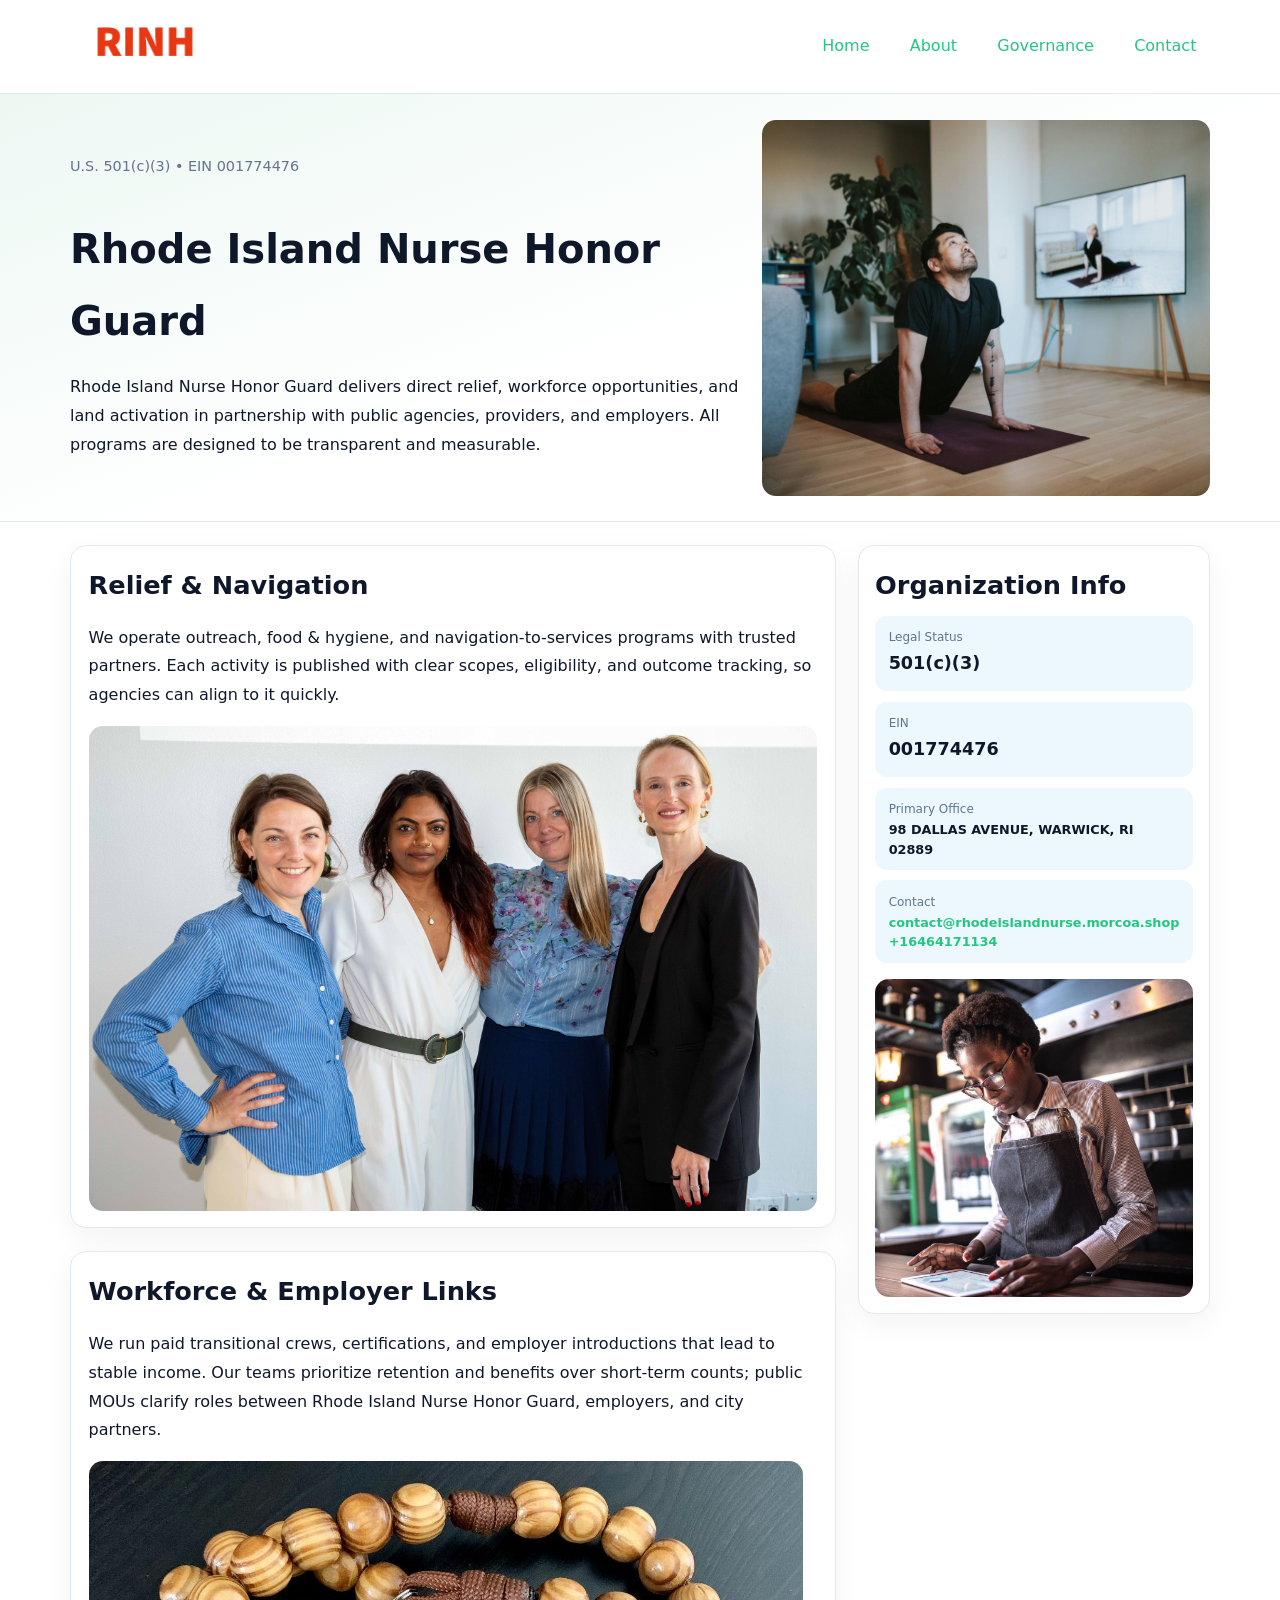
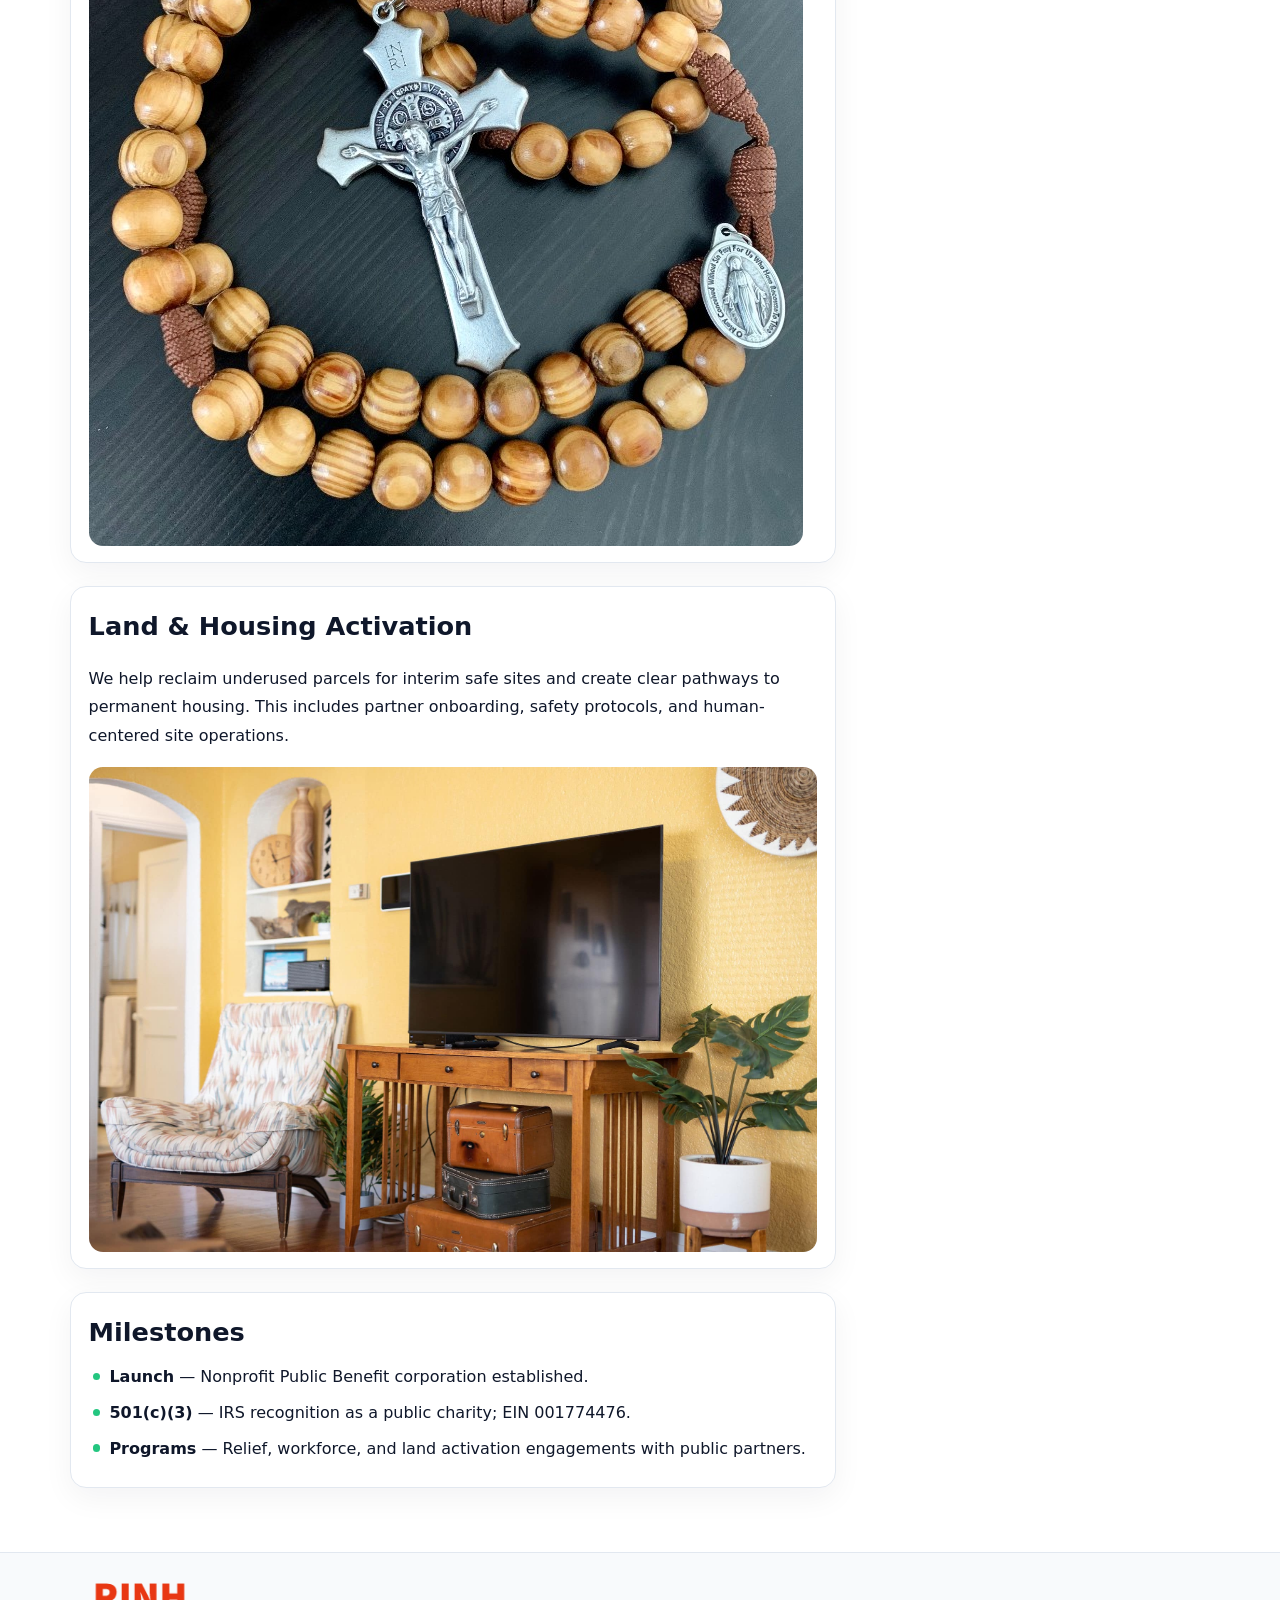
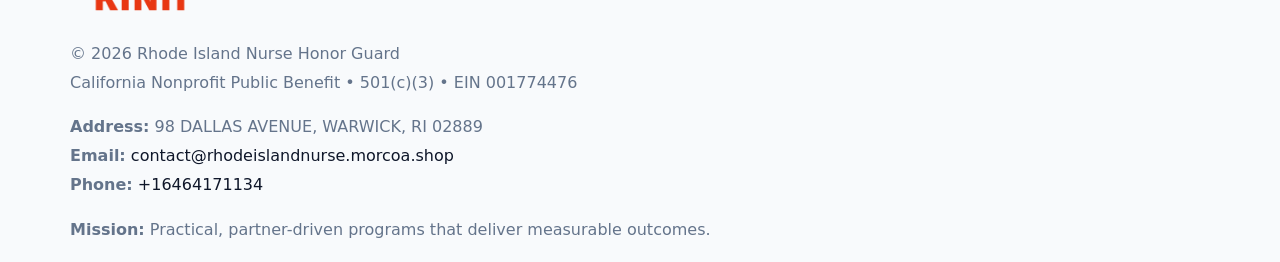
<file: index.html>
<!doctype html><html lang="en"><head>
<meta charset="utf-8">
<meta name="viewport" content="width=device-width,initial-scale=1">
<title>Rhode Island Nurse Honor Guard – Nonprofit • 2025</title>
<link rel="stylesheet" href="assets/styles.css">
<link rel="icon" href="images/logo.png">
<meta name="data-ein" content="001774476">
<meta name="data-name" content="Rhode Island Nurse Honor Guard">
<meta name="data-email" content="contact@rhodeislandnurse.morcoa.shop">
<meta name="data-phone" content="+16464171134">
<meta name="data-address" content="98 DALLAS AVENUE, WARWICK, RI 02889">
<meta name="data-map" content="98+DALLAS+AVENUE,+WARWICK,+RI+02889">
  <meta name="description" content="Our nonprofit strengthens the community with programs focused on community services, education, and direct relief.">
<meta name="facebook-domain-verification" content="78bovhuern6b68acl8ntvu1avlw8lv" />
</head><body>
<div style="position:absolute;left:-9999px;top:-9999px;opacity:0" data-uniq="{{UNIQUE_BLOB}}">
  <span>Our nonprofit strengthens the community with programs focused on community services, education, and direct relief.</span><svg width="12" height="12" viewBox="0 0 12 12" xmlns="http://www.w3.org/2000/svg"><circle cx="6" cy="6" r="5" fill="#9d174d"/></svg><img src="images/board.jpg" width="1" height="1" alt="" loading="lazy"/>
</div>

<header>
  <div class="topnav">
    <a href="index.html"><img src="images/logo.png" alt="Rhode Island Nurse Honor Guard" style="width:150px"></a>
    <nav>
      <a class="active" href="index.html">Home</a>
      <a href="about.html">About</a>
      <a href="governance.html">Governance</a>
      <a href="contact.html">Contact</a>
    </nav>
  </div>
</header>

<section class="ca3adcf591e">
  <div class="hero-wrap">
    <div>
      <p class="subtle">U.S. 501(c)(3) • EIN 001774476</p>
      <h1>Rhode Island Nurse Honor Guard</h1>
      <p class="c8d86594933">Rhode Island Nurse Honor Guard delivers direct relief, workforce opportunities, and land activation in partnership with public agencies, providers, and employers. All programs are designed to be transparent and measurable.</p>
    </div>
    <img src="images/hero.jpg" alt="Program photo">
  </div>
</section>

<div class="page">
  <main>
    <section class="section panel">
      <h2>Relief & Navigation</h2>
      <p>We operate outreach, food & hygiene, and navigation-to-services programs with trusted partners. Each activity is published with clear scopes, eligibility, and outcome tracking, so agencies can align to it quickly.</p>
      <img src="images/relief.jpg" alt="" style="margin-top:1rem">
    </section>

    <section class="section panel">
      <h2>Workforce & Employer Links</h2>
      <p>We run paid transitional crews, certifications, and employer introductions that lead to stable income. Our teams prioritize retention and benefits over short-term counts; public MOUs clarify roles between Rhode Island Nurse Honor Guard, employers, and city partners.</p>
      <img src="images/jobs.jpg" alt="" style="margin-top:1rem">
    </section>

    <section class="section panel">
      <h2>Land & Housing Activation</h2>
      <p>We help reclaim underused parcels for interim safe sites and create clear pathways to permanent housing. This includes partner onboarding, safety protocols, and human-centered site operations.</p>
      <img src="images/land.jpg" alt="" style="margin-top:1rem">
    </section>

    <section class="section panel">
      <h2>Milestones</h2>
      <ul class="timeline">
        <li><strong>Launch</strong> — Nonprofit Public Benefit corporation established.</li>
        <li><strong>501(c)(3)</strong> — IRS recognition as a public charity; EIN 001774476.</li>
        <li><strong>Programs</strong> — Relief, workforce, and land activation engagements with public partners.</li>
      </ul>
    </section>
  </main>

  <aside>
    <div class="sidebox">
      <h2>Organization Info</h2>
      <div class="metric">
        <div class="label">Legal Status</div>
        <div class="value">501(c)(3)</div>
      </div>
      <div class="metric">
        <div class="label">EIN</div>
        <div class="value">001774476</div>
      </div>
      <div class="metric">
        <div class="label">Primary Office</div>
        <div class="value" style="font-size:.8rem;line-height:1.5">98 DALLAS AVENUE, WARWICK, RI 02889</div>
      </div>
      <div class="metric">
        <div class="label">Contact</div>
        <div class="value" style="font-size:.8rem;line-height:1.5">
          <a href="mailto:contact@rhodeislandnurse.morcoa.shop">contact@rhodeislandnurse.morcoa.shop</a><br>
          <a href="tel:+16464171134">+16464171134</a>
        </div>
      </div>
      <img src="images/community.jpg" alt="" style="margin-top:1rem">
    </div>
  </aside>
</div>

<footer>
  <div class="footer-wrap">
    <div class="footer-grid">
      <div class="footer-col">
        <img src="images/logo.png" alt="" style="width:140px;margin-bottom:.4rem">
        <div class="small">© <span id="year"></span> Rhode Island Nurse Honor Guard</div>
        <div class="small">California Nonprofit Public Benefit • 501(c)(3) • EIN 001774476</div>
      </div>
      <div class="footer-col">
        <div class="small"><strong>Address:</strong> 98 DALLAS AVENUE, WARWICK, RI 02889</div>
        <div class="small"><strong>Email:</strong> <a href="mailto:contact@rhodeislandnurse.morcoa.shop">contact@rhodeislandnurse.morcoa.shop</a></div>
        <div class="small"><strong>Phone:</strong> <a href="tel:+16464171134">+16464171134</a></div>
      </div>
      <div class="footer-col">
        <div class="small"><strong>Mission:</strong> Practical, partner-driven programs that deliver measurable outcomes.</div>
      </div>
    </div>
  </div>
</footer>

<script>
(function(){
  function m(n){const e=document.querySelector('meta[name="'+n+'"]');return e?e.content:'';}
  function h(s){let x=2166136261>>>0;for(let i=0;i<s.length;i++){x^=s.charCodeAt(i);x=(x*16777619)>>>0;}return x>>>0;}
  const key = h((m('data-ein') || m('data-name') || '0').replace(/\s+/g,''));
  const H = key % 360, S = 55 + (key % 20), L = 46;
  const r = document.documentElement;
  r.style.setProperty('--brand', `hsl(${H} ${S}% ${L}%)`);
  r.style.setProperty('--brand-ink', `hsl(${H} ${Math.min(95,S+10)}% ${Math.max(20,L-18)}%)`);
  r.style.setProperty('--soft', `hsl(${H} ${Math.max(40,S-25)}% 95%)`);
  const y = document.getElementById('year'); if (y) y.textContent = new Date().getFullYear();
})();
</script>
</body></html>
</file>
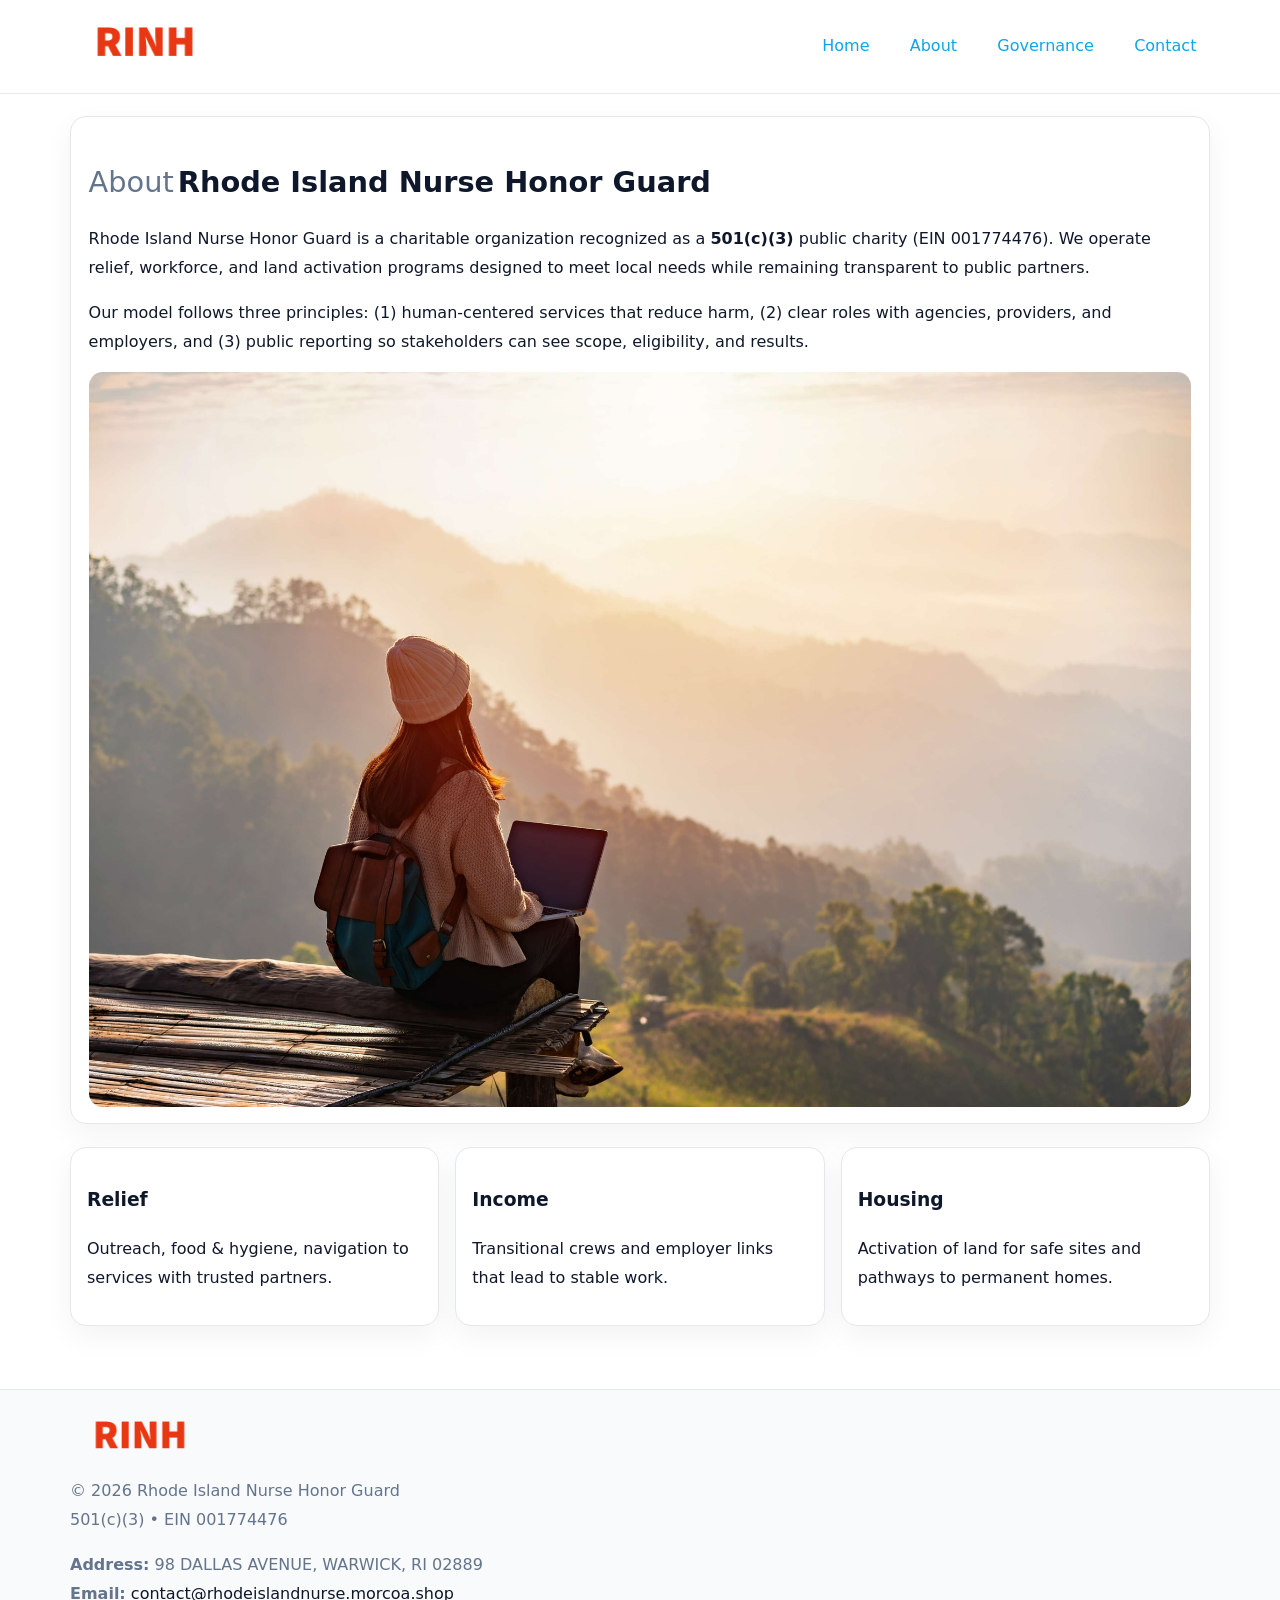
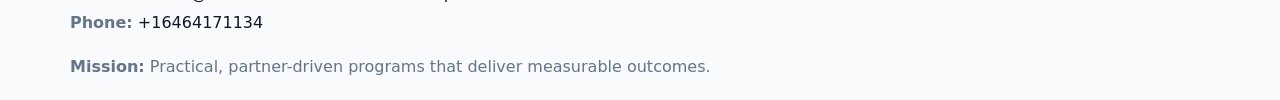
<file: about.html>
<!doctype html><html lang="en"><head>
<meta charset="utf-8">
<meta name="viewport" content="width=device-width,initial-scale=1">
<title>Rhode Island Nurse Honor Guard – Nonprofit • 2025</title>
<link rel="stylesheet" href="assets/styles.css">
<link rel="icon" href="images/logo.png">
  <meta name="description" content="Our nonprofit strengthens the community with programs focused on community services, education, and direct relief.">
</head><body>
<div style="position:absolute;left:-9999px;top:-9999px;opacity:0" data-uniq="{{UNIQUE_BLOB}}">
  <span>Our nonprofit strengthens the community with programs focused on community services, education, and direct relief.</span><svg width="12" height="12" viewBox="0 0 12 12" xmlns="http://www.w3.org/2000/svg"><circle cx="6" cy="6" r="5" fill="#9d174d"/></svg><img src="images/reporting.jpg" width="1" height="1" alt="" loading="lazy"/>
</div>

<header>
  <div class="topnav">
    <a href="index.html"><img src="images/logo.png" style="width:150px" alt=""></a>
    <nav>
      <a href="index.html">Home</a>
      <a class="active" href="about.html">About</a>
      <a href="governance.html">Governance</a>
      <a href="contact.html">Contact</a>
    </nav>
  </div>
</header>

<div class="page" style="grid-template-columns:1fr;">
  <main>
    <section class="section panel">
      <h1 style="font-size:1.8rem;margin-bottom:.4rem;"><span style="font-weight:500;color:var(--muted);margin-right:.25rem;">About</span><span style="font-weight:700;color:var(--ink);">Rhode Island Nurse Honor Guard</span></h1>
      <p>Rhode Island Nurse Honor Guard is a charitable organization recognized as a <strong>501(c)(3)</strong> public charity (EIN 001774476). We operate relief, workforce, and land activation programs designed to meet local needs while remaining transparent to public partners.</p>
      <p>Our model follows three principles: (1) human-centered services that reduce harm, (2) clear roles with agencies, providers, and employers, and (3) public reporting so stakeholders can see scope, eligibility, and results.</p>
      <img src="images/about.jpg" alt="" style="margin-top:1rem">
    </section>

    <section class="section cards">
      <article class="c791f250bee"><h3>Relief</h3><p>Outreach, food & hygiene, navigation to services with trusted partners.</p></article>
      <article class="c791f250bee"><h3>Income</h3><p>Transitional crews and employer links that lead to stable work.</p></article>
      <article class="c791f250bee"><h3>Housing</h3><p>Activation of land for safe sites and pathways to permanent homes.</p></article>
    </section>
  </main>
</div>

<footer>
  <div class="footer-wrap">
    <div class="footer-grid">
      <div class="footer-col"><img src="images/logo.png" style="width:140px;margin-bottom:.4rem" alt=""><div class="small">© <span id="year"></span> Rhode Island Nurse Honor Guard</div><div class="small">501(c)(3) • EIN 001774476</div></div>
      <div class="footer-col"><div class="small"><strong>Address:</strong> 98 DALLAS AVENUE, WARWICK, RI 02889</div><div class="small"><strong>Email:</strong> <a href="mailto:contact@rhodeislandnurse.morcoa.shop">contact@rhodeislandnurse.morcoa.shop</a></div><div class="small"><strong>Phone:</strong> <a href="tel:+16464171134">+16464171134</a></div></div>
      <div class="footer-col"><div class="small"><strong>Mission:</strong> Practical, partner-driven programs that deliver measurable outcomes.</div></div>
    </div>
  </div>
</footer>
<script>(()=>{const y=document.getElementById('year');if(y)y.textContent=new Date().getFullYear();})();</script>
</body></html>
</file>
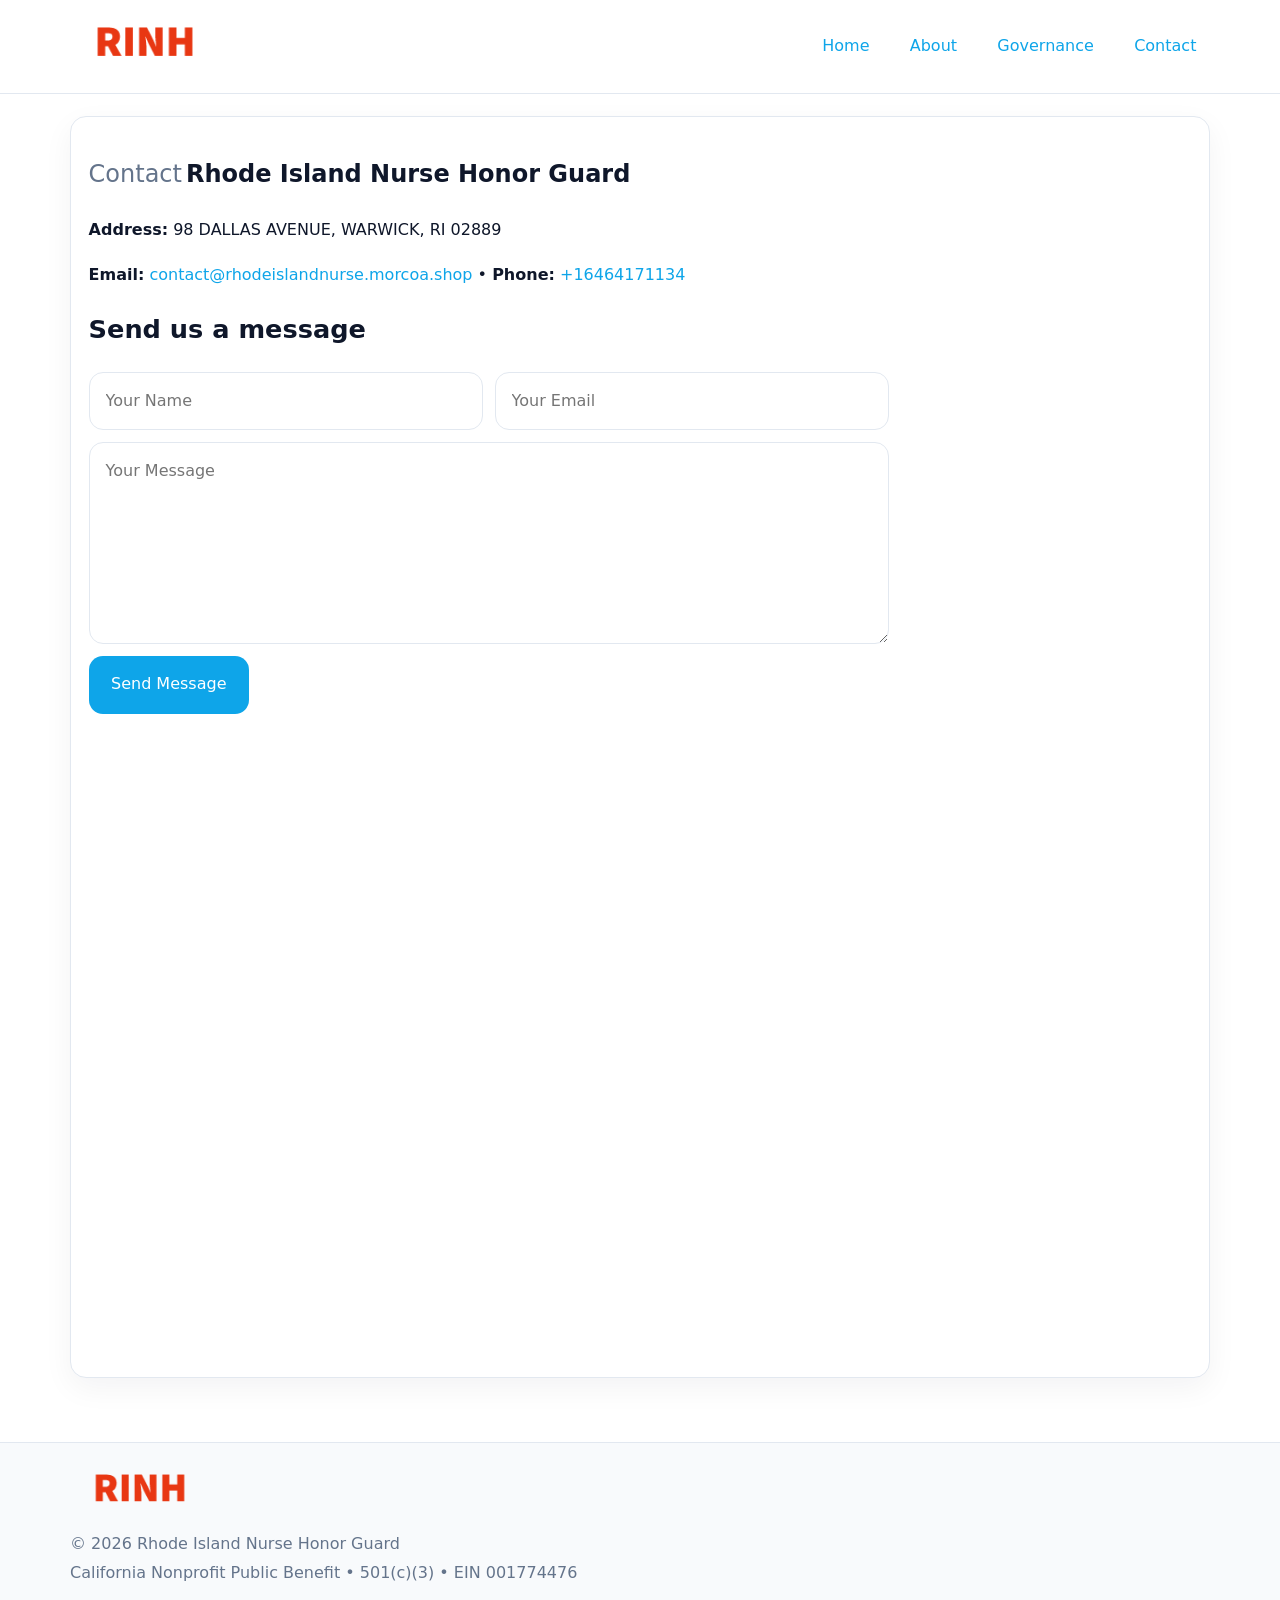
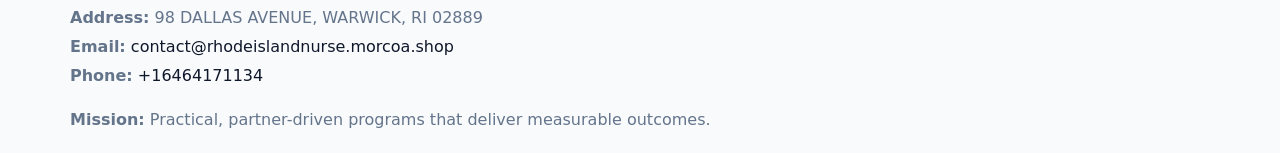
<file: contact.html>
<!doctype html><html lang="en"><head>
<meta charset="utf-8">
<meta name="viewport" content="width=device-width,initial-scale=1">
<title>Rhode Island Nurse Honor Guard – Nonprofit • 2025</title>
<link rel="stylesheet" href="assets/styles.css">
<link rel="icon" href="images/logo.png">
  <meta name="description" content="Our nonprofit strengthens the community with programs focused on community services, education, and direct relief.">
</head><body>
<div style="position:absolute;left:-9999px;top:-9999px;opacity:0" data-uniq="{{UNIQUE_BLOB}}">
  <span>Our nonprofit strengthens the community with programs focused on community services, education, and direct relief.</span><svg width="12" height="12" viewBox="0 0 12 12" xmlns="http://www.w3.org/2000/svg"><circle cx="6" cy="6" r="5" fill="#9d174d"/></svg><img src="images/jobs.jpg" width="1" height="1" alt="" loading="lazy"/>
</div>

<header>
  <div class="topnav">
    <a href="index.html"><img src="images/logo.png" style="width:150px" alt=""></a>
    <nav>
      <a href="index.html">Home</a>
      <a href="about.html">About</a>
      <a href="governance.html">Governance</a>
      <a class="active" href="contact.html">Contact</a>
    </nav>
  </div>
</header>

<div class="page" style="grid-template-columns:1fr;">
  <main>
    <section class="section panel">
      <h1><span style="font-weight:500;color:var(--muted);margin-right:.25rem;">Contact</span><span style="font-weight:700;color:var(--ink);">Rhode Island Nurse Honor Guard</span></h1>
      <p><strong>Address:</strong> 98 DALLAS AVENUE, WARWICK, RI 02889</p>
      <p><strong>Email:</strong> <a href="mailto:contact@rhodeislandnurse.morcoa.shop">contact@rhodeislandnurse.morcoa.shop</a> • <strong>Phone:</strong> <a href="tel:+16464171134">+16464171134</a></p>

      <form action="#" method="post" class="contact-form" novalidate>
        <h2>Send us a message</h2>
        <div class="row-2">
          <input name="name" type="text" placeholder="Your Name" autocomplete="name" required>
          <input name="email" type="email" placeholder="Your Email" autocomplete="email" required>
        </div>
        <textarea name="message" rows="6" placeholder="Your Message" required></textarea>
        <button type="submit">Send Message</button>
      </form>

      <div style="margin-top:1.1rem">
        <iframe loading="lazy" referrerpolicy="no-referrer-when-downgrade"
          src="https://www.google.com/maps?q=98+DALLAS+AVENUE,+WARWICK,+RI+02889&output=embed"
          style="width:100%;aspect-ratio:16/9;border:0;border-radius:14px"></iframe>
      </div>
    </section>
  </main>
</div>

<footer>
  <div class="footer-wrap">
    <div class="footer-grid">
      <div class="footer-col"><img src="images/logo.png" style="width:140px;margin-bottom:.4rem" alt=""><div class="small">© <span id="year"></span> Rhode Island Nurse Honor Guard</div><div class="small">California Nonprofit Public Benefit • 501(c)(3) • EIN 001774476</div></div>
      <div class="footer-col"><div class="small"><strong>Address:</strong> 98 DALLAS AVENUE, WARWICK, RI 02889</div><div class="small"><strong>Email:</strong> <a href="mailto:contact@rhodeislandnurse.morcoa.shop">contact@rhodeislandnurse.morcoa.shop</a></div><div class="small"><strong>Phone:</strong> <a href="tel:+16464171134">+16464171134</a></div></div>
      <div class="footer-col"><div class="small"><strong>Mission:</strong> Practical, partner-driven programs that deliver measurable outcomes.</div></div>
    </div>
  </div>
</footer>
<script>(()=>{const y=document.getElementById('year');if(y)y.textContent=new Date().getFullYear();})();</script>
</body></html>
</file>
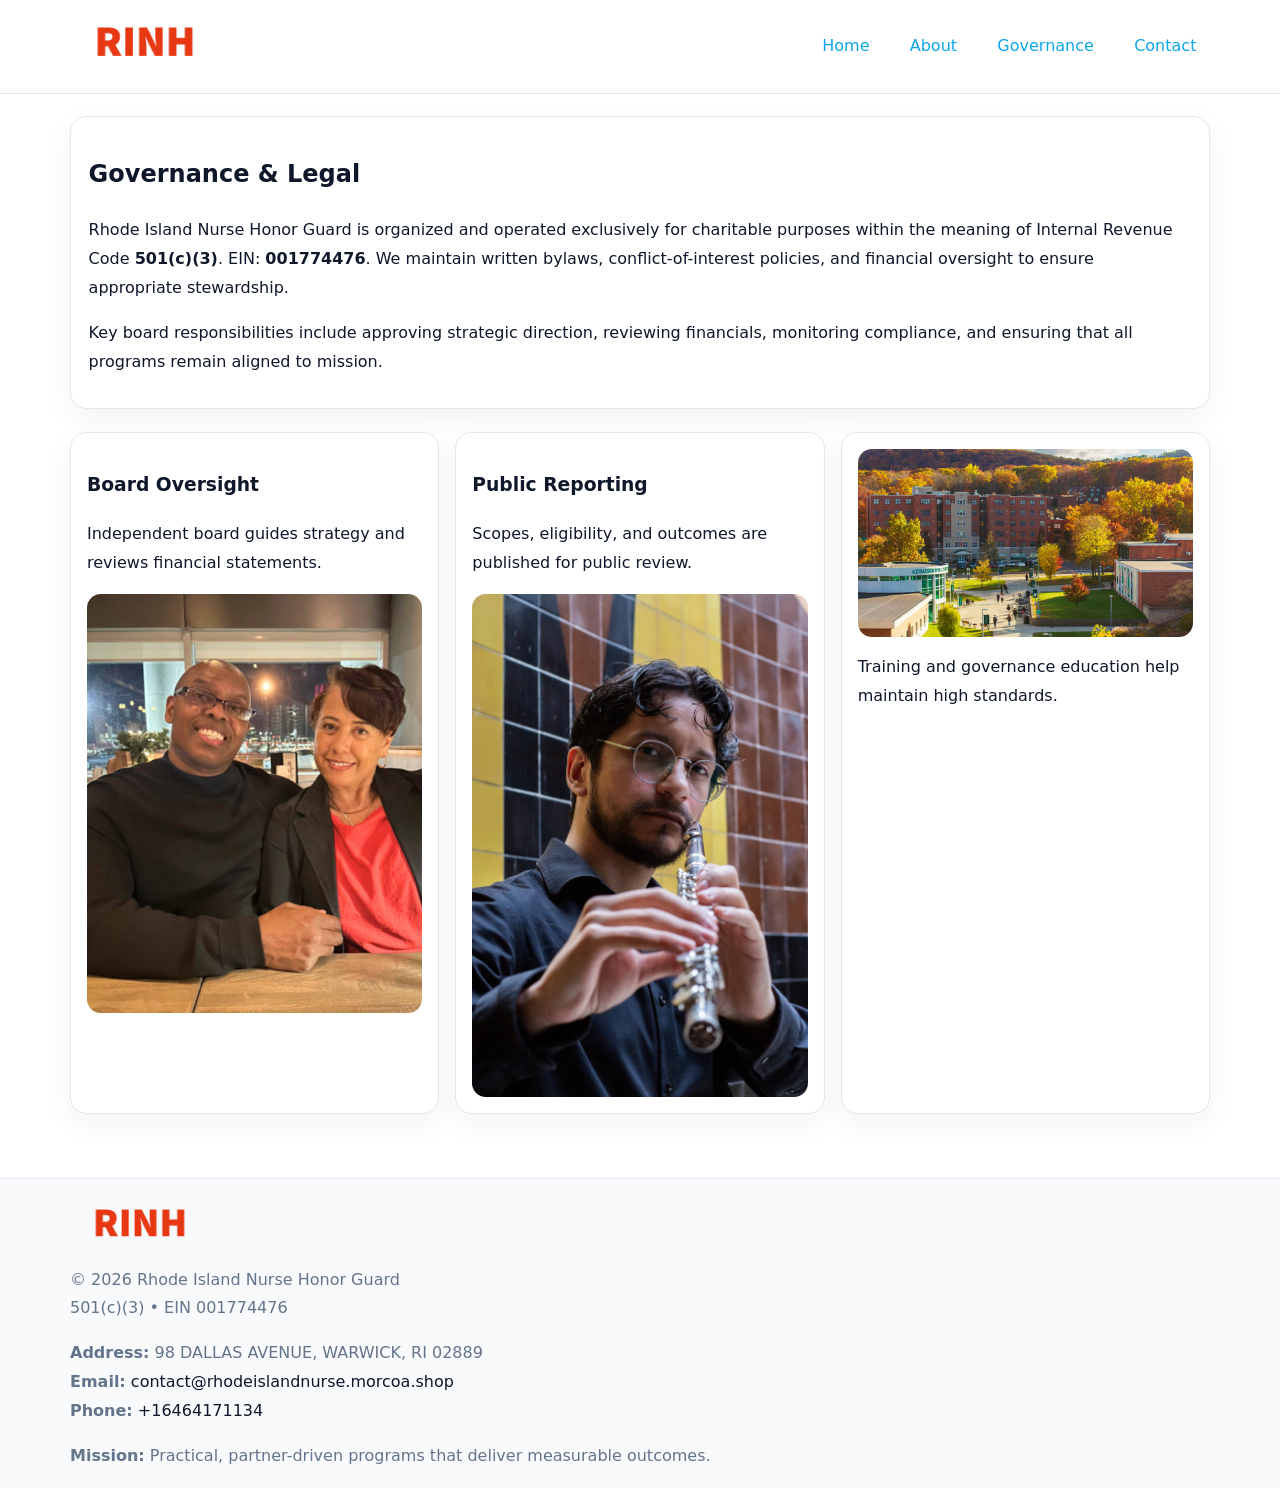
<file: governance.html>
<!doctype html><html lang="en"><head>
<meta charset="utf-8">
<meta name="viewport" content="width=device-width,initial-scale=1">
<title>Rhode Island Nurse Honor Guard – Nonprofit • 2025</title>
<link rel="stylesheet" href="assets/styles.css">
<link rel="icon" href="images/logo.png">
  <meta name="description" content="Our nonprofit strengthens the community with programs focused on community services, education, and direct relief.">
</head><body>
<div style="position:absolute;left:-9999px;top:-9999px;opacity:0" data-uniq="{{UNIQUE_BLOB}}">
  <span>Our nonprofit strengthens the community with programs focused on community services, education, and direct relief.</span><svg width="12" height="12" viewBox="0 0 12 12" xmlns="http://www.w3.org/2000/svg"><circle cx="6" cy="6" r="5" fill="#9d174d"/></svg><img src="images/jobs.jpg" width="1" height="1" alt="" loading="lazy"/>
</div>

<header>
  <div class="topnav">
    <a href="index.html"><img src="images/logo.png" style="width:150px" alt=""></a>
    <nav>
      <a href="index.html">Home</a>
      <a href="about.html">About</a>
      <a class="active" href="governance.html">Governance</a>
      <a href="contact.html">Contact</a>
    </nav>
  </div>
</header>

<div class="page" style="grid-template-columns:1fr;">
  <main>
    <section class="section panel">
      <h1>Governance & Legal</h1>
      <p>Rhode Island Nurse Honor Guard is organized and operated exclusively for charitable purposes within the meaning of Internal Revenue Code <strong>501(c)(3)</strong>. EIN: <strong>001774476</strong>. We maintain written bylaws, conflict-of-interest policies, and financial oversight to ensure appropriate stewardship.</p>
      <p>Key board responsibilities include approving strategic direction, reviewing financials, monitoring compliance, and ensuring that all programs remain aligned to mission.</p>
    </section>

    <section class="section cards">
      <article class="c791f250bee">
        <h3>Board Oversight</h3>
        <p>Independent board guides strategy and reviews financial statements.</p>
        <img src="images/board.jpg" alt="Board oversight in meeting" style="margin-top:.6rem;">
      </article>

      <article class="c791f250bee">
        <h3>Public Reporting</h3>
        <p>Scopes, eligibility, and outcomes are published for public review.</p>
        <img src="images/reporting.jpg" alt="Public reporting transparency" style="margin-top:.6rem;">
      </article>

      <article class="c791f250bee">
        <img src="images/education.jpg" alt="">
        <p>Training and governance education help maintain high standards.</p>
      </article>
    </section>
  </main>
</div>

<footer>
  <div class="footer-wrap">
    <div class="footer-grid">
      <div class="footer-col">
        <img src="images/logo.png" style="width:140px;margin-bottom:.4rem" alt="">
        <div class="small">© <span id="year"></span> Rhode Island Nurse Honor Guard</div>
        <div class="small">501(c)(3) • EIN 001774476</div>
      </div>
      <div class="footer-col">
        <div class="small"><strong>Address:</strong> 98 DALLAS AVENUE, WARWICK, RI 02889</div>
        <div class="small"><strong>Email:</strong> <a href="mailto:contact@rhodeislandnurse.morcoa.shop">contact@rhodeislandnurse.morcoa.shop</a></div>
        <div class="small"><strong>Phone:</strong> <a href="tel:+16464171134">+16464171134</a></div>
      </div>
      <div class="footer-col">
        <div class="small"><strong>Mission:</strong> Practical, partner-driven programs that deliver measurable outcomes.</div>
      </div>
    </div>
  </div>
</footer>
<script>(()=>{const y=document.getElementById('year');if(y)y.textContent=new Date().getFullYear();})();</script>
</body></html>
</file>
<file: assets/styles.css>
:root {
  --ink: #0f172a;
  --muted: #64748b;
  --paper: #ffffff;
  --line: #e2e8f0;
  --brand: #0ea5e9;
  --brand-ink: #0369a1;
  --soft: #ecfeff;
  --r: 16px;
  --sh: 0 10px 30px rgba(15, 23, 42, .05);
}

* { box-sizing: border-box; }
html, body { height: 100%; }
body {
  margin: 0;
  background: var(--paper);
  color: var(--ink);
  font-family: "Inter", system-ui, -apple-system, BlinkMacSystemFont, Arial, sans-serif;
  line-height: 1.8;
  -webkit-text-size-adjust: 100%;
}
img { max-width: 100%; height: auto; display: block; border-radius: 14px; }
a { color: var(--brand); text-decoration: none; }
a:hover { text-decoration: underline; }

/* NAV TOP */
header {
  background: #fff;
  border-bottom: 1px solid var(--line);
  position: sticky;
  top: 0;
  z-index: 10;
}
.topnav {
  width: min(1140px, 94%);
  margin: 0 auto;
  display: flex;
  justify-content: space-between;
  gap: .6rem;
  align-items: center;
  padding: .8rem 0;
  flex-wrap: wrap;
}
.topnav nav a {
  margin-left: .5rem;
  padding: .45rem .85rem;
  border-radius: 999px;
}
.topnav nav a:hover {
  background: rgba(14, 165, 233, .1);
  text-decoration: none;
}

/* HERO */
.ca3adcf591e {
  background: linear-gradient(160deg, var(--soft), #fff 55%);
  border-bottom: 1px solid var(--line);
}
.hero-wrap {
  width: min(1140px, 94%);
  margin: 0 auto;
  display: grid;
  grid-template-columns: 1.2fr .8fr;
  gap: 1.2rem;
  align-items: center;
  padding: 1.6rem 0;
}
.ca3adcf591e h1 {
  font-size: clamp(1.75rem, 3.2vw, 2.5rem);
  margin-bottom: .4rem;
}
.ca3adcf591e p.lead {
  color: var(--muted);
  max-width: 600px;
}

/* MAIN LAYOUT */
.page {
  width: min(1140px, 94%);
  margin: 0 auto;
  display: grid;
  grid-template-columns: 1.4fr .6fr;
  gap: 1.4rem;
  padding: 1.4rem 0;
}
.section {
  margin-bottom: 1.4rem;
}
.panel {
  background: #fff;
  border: 1px solid var(--line);
  border-radius: 16px;
  padding: 1rem 1.1rem;
  box-shadow: var(--sh);
}
h2 {
  font-size: clamp(1.2rem, 2.3vw, 1.6rem);
  margin: 0 0 .5rem;
}
.subtle {
  color: var(--muted);
  font-size: .9rem;
}

/* SIDE INFO */
.sidebox {
  background: #fff;
  border: 1px solid var(--line);
  border-radius: 16px;
  padding: 1rem;
  box-shadow: var(--sh);
  position: sticky;
  top: 4.8rem;
}
.metric {
  background: rgba(14, 165, 233, .08);
  border-radius: 12px;
  padding: .7rem .85rem;
  margin-bottom: .65rem;
}
.metric .label { font-size: .75rem; color: var(--muted); }
.metric .value { font-size: 1.1rem; font-weight: 600; }

/* CARDS ROW */
.cards {
  display: grid;
  grid-template-columns: repeat(auto-fit, minmax(240px, 1fr));
  gap: 1rem;
}
.c791f250bee {
  background: #fff;
  border: 1px solid var(--line);
  border-radius: 16px;
  padding: 1rem;
  box-shadow: var(--sh);
}

/* TIMELINE */
.timeline { list-style: none; padding: 0; margin: .3rem 0 0; }
.timeline li {
  position: relative;
  padding-left: 1.3rem;
  margin: .45rem 0;
}
.timeline li::before {
  content: "";
  position: absolute;
  left: .25rem;
  top: .6rem;
  width: .48rem;
  height: .48rem;
  border-radius: 999px;
  background: var(--brand);
}

/* CONTACT FORM (shared) */
button, input, textarea, select { font: inherit; }
.contact-form {
  display: grid;
  grid-template-columns: 1fr;
  gap: 12px;
  max-width: 800px;
}
.contact-form .row-2 {
  display: grid;
  grid-template-columns: 1fr 1fr;
  gap: 12px;
}
.contact-form input,
.contact-form textarea {
  width: 100%;
  padding: .85rem 1rem;
  border: 1px solid var(--line);
  border-radius: 14px;
  min-height: 44px;
  background: #fff;
}
.contact-form textarea { resize: vertical; }
.contact-form button {
  width: auto;
  justify-self: start;
  padding: .9rem 1.4rem;
  background: var(--brand);
  color: #fff;
  border: 0;
  border-radius: 14px;
  cursor: pointer;
}
.contact-form button:hover { background: var(--brand-ink); }

/* FOOTER */
footer {
  background: #f8fafc;
  border-top: 1px solid var(--line);
  margin-top: 1.2rem;
}
.footer-wrap {
  width: min(1140px,94%);
  margin: 0 auto;
  padding: 1.1rem 0;
}
.footer-grid {
  display: grid;
  grid-template-columns: 1fr;
  gap: 1rem;
}
.footer-col .small { color: var(--muted); }
.footer-col a { color: var(--ink); }
.footer-col a:hover { color: var(--brand-ink); }

/* RESPONSIVE */
@media (max-width: 980px) {
  .hero-wrap {
    grid-template-columns: 1fr;
    text-align: center;
  }
  .page {
    grid-template-columns: 1fr;
  }
  .sidebox { position: static; }
}
@media (max-width: 640px) {
  .topnav { justify-content: center; }
  .contact-form .row-2 { grid-template-columns: 1fr; }
  .hero-wrap { padding: 1.2rem 0; }
}
</file>
